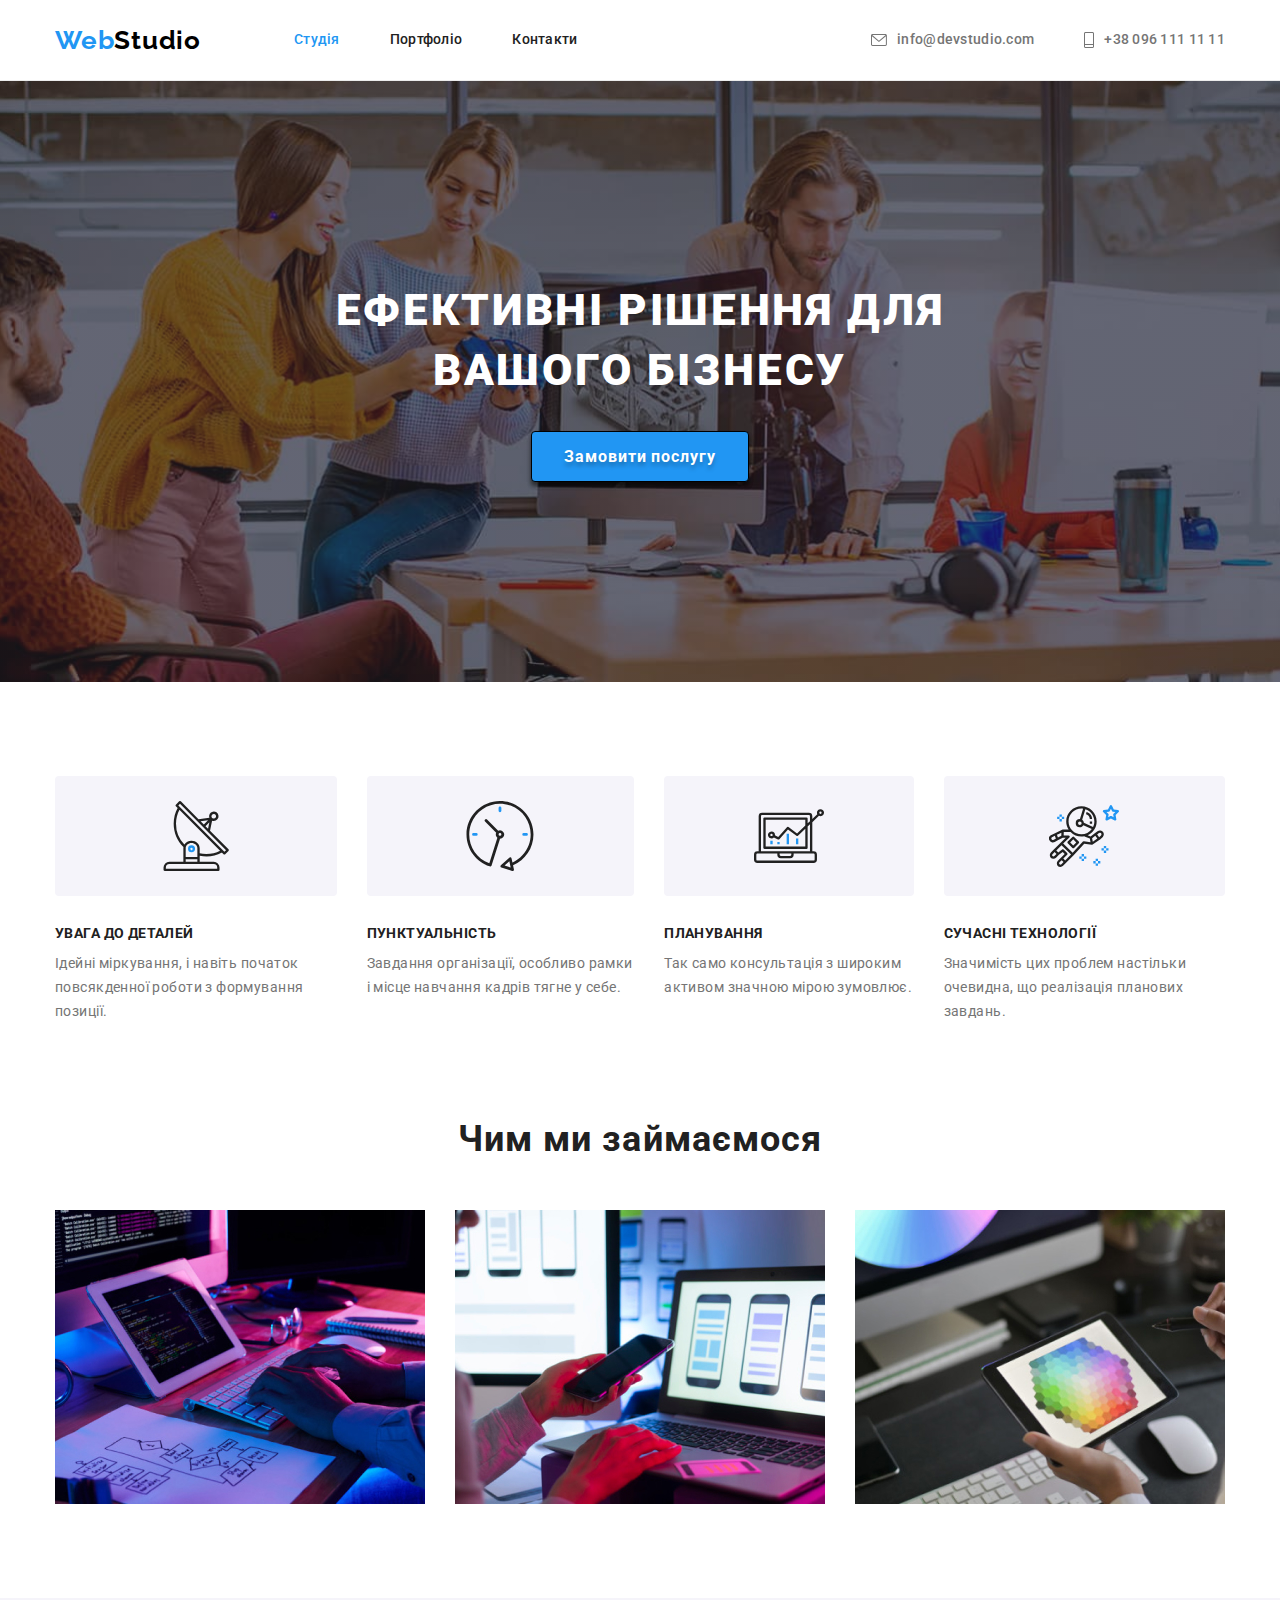
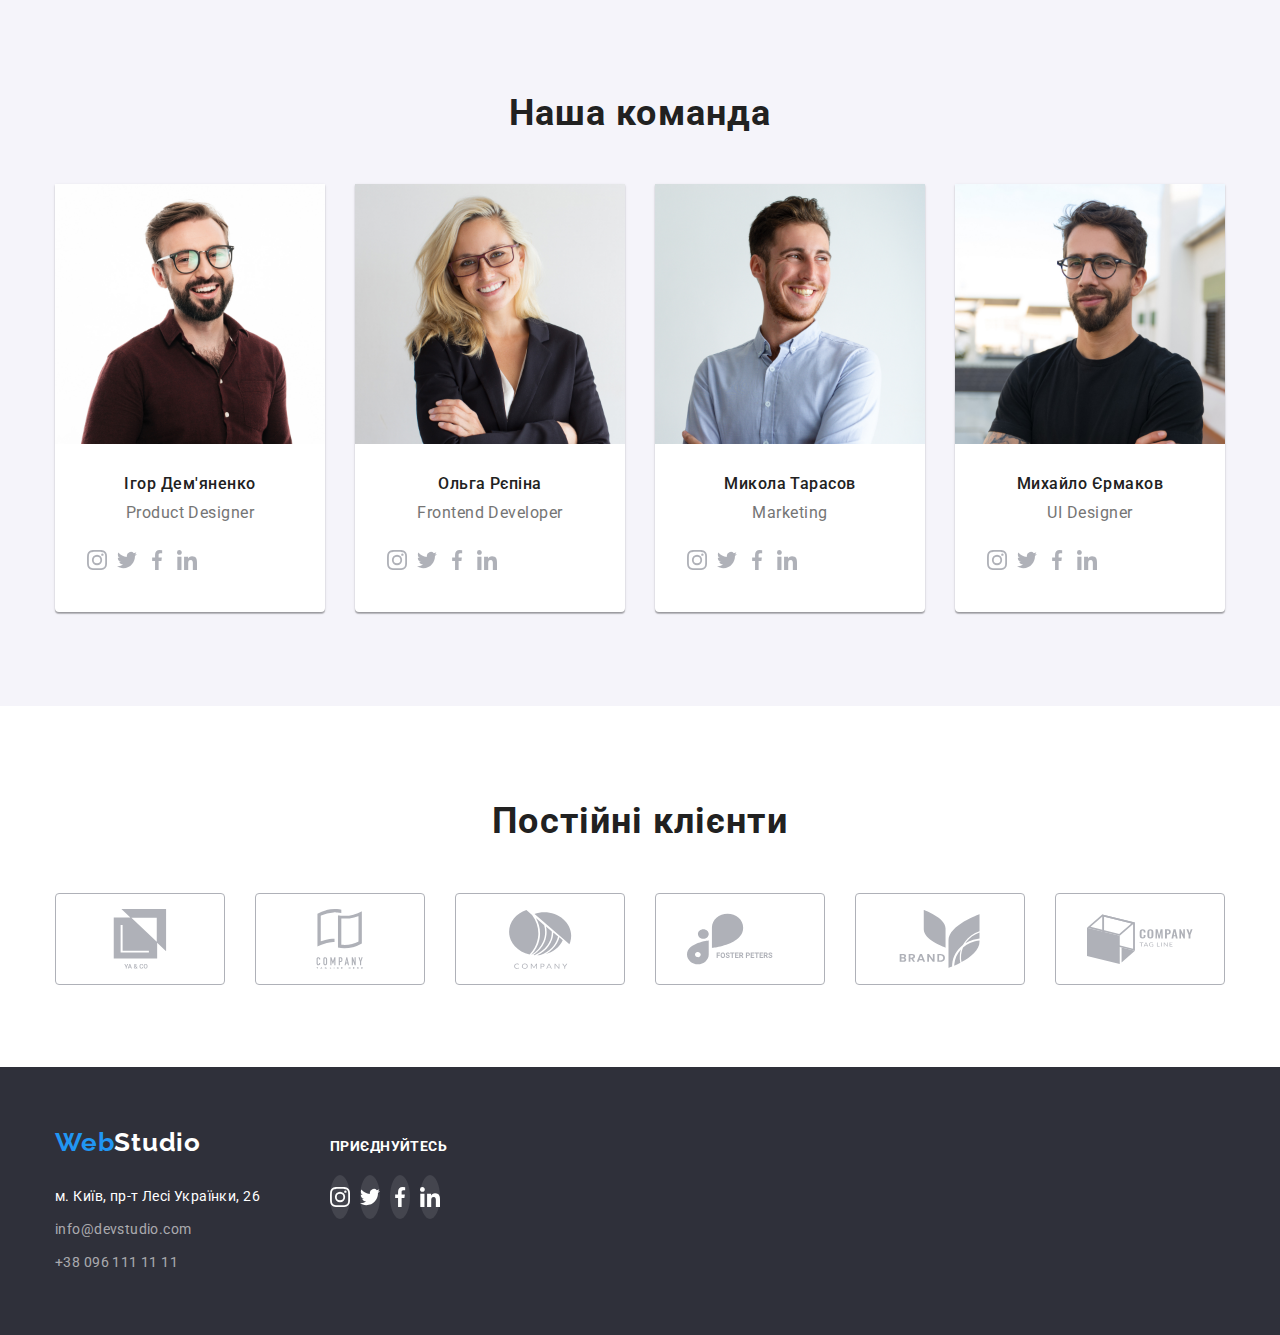
<file: index.html>
<!DOCTYPE html>
<html lang="uk">
  <head>
    <meta charset="UTF-8" />
    <meta http-equiv="X-UA-Compatible" content="IE=edge" />
    <meta name="viewport" content="width=device-width, initial-scale=1.0" />
    <link rel="preconnect" href="https://fonts.googleapis.com" />
    <link rel="preconnect" href="https://fonts.gstatic.com" crossorigin />
    <link href="https://fonts.googleapis.com/css2?family=Raleway:wght@700&family=Roboto:wght@400;500;700;900&display=swap"
    rel="stylesheet"/>
    <link rel="stylesheet" href="https://cdnjs.cloudflare.com/ajax/libs/modern-normalize/1.1.0/modern-normalize.min.css"/>
    <title lang="en">WebStudio</title>
    <link rel="stylesheet" href="./css/styles.css" />
  </head>
  <body>
    <!--Шапка-->
    <header class="page-header">
      <div class="container">
        <nav class="site-nav">
          <a href="./index.html" class="logo item"
            >Web<span class="logo-header">Studio</span></a>
          <ul class="nav-list">
            <li class="item">
              <a class="link current" href="#">Студія</a>
            </li>
            <li class="item">
              <a class="link" href="./portfolio.html">Портфоліо</a>
            </li>
            <li class="item">
              <a class="link" href="#">Контакти</a>
            </li>
          </ul>
        </nav>
        <ul class="header-contacts">
          <li class="item">
            <a class="link contacts" href="mailto:info@devstudio.com">
              <svg class="contacts-icon mail">
                <use href="./images/icons.svg#icon-mail"></use></svg>info@devstudio.com</a>
          </li>
          <li class="item">
            <a class="link contacts" href="tel:+380961111111">
              <svg class="contacts-icon tel">
                <use href="./images/icons.svg#icon-tel"></use></svg
              >+38 096 111 11 11</a>
          </li>
        </ul>
      </div>
    </header>
    <main>
      <!--Герой-->
      <section class="hero">
        <h1 class="hero-title">
          Ефективні рішення для <br />
          вашого бізнесу
        </h1>
        <button class="hero-button" type="button">Замовити послугу</button>
      </section>
      <!--Особливості h2-->
      <div class="specials">
        <section class="container">
          <ul class="specials-list">
            <li class="specials-item">
              <div class="place-icon">
                <svg class="specials-icon">
                  <use href="./images/icons.svg#icon-antena"></use>
                </svg>
              </div>
              <h3 class="specials-title">УВАГА ДО ДЕТАЛЕЙ</h3>
              <p class="specials-text">
                Ідейні міркування, і навіть початок повсякденної роботи з
                формування позиції.
              </p>
            </li>
            <li class="specials-item">
              <div class="place-icon">
                <svg class="specials-icon">
                  <use href="./images/icons.svg#icon-clock"></use>
                </svg>
              </div>
              <h3 class="specials-title">ПУНКТУАЛЬНІСТЬ</h3>
              <p class="specials-text">
                Завдання організації, особливо рамки і місце навчання кадрів
                тягне у себе.
              </p>
            </li>
            <li class="specials-item">
              <div class="place-icon">
                <svg class="specials-icon">
                  <use href="./images/icons.svg#icon-diagram"></use>
                </svg>
              </div>
              <h3 class="specials-title">ПЛАНУВАННЯ</h3>
              <p class="specials-text">
                Так само консультація з широким активом значною мірою зумовлює.
              </p>
            </li>
            <li class="specials-item">
              <div class="place-icon">
                <svg class="specials-icon">
                  <use href="./images/icons.svg#icon-astronaut"></use>
                </svg>
              </div>
              <h3 class="specials-title">СУЧАСНІ ТЕХНОЛОГІЇ</h3>
              <p class="specials-text">
                Значимість цих проблем настільки очевидна, що реалізація
                планових завдань.
              </p>
            </li>
          </ul>
        </section>
      </div>
      <!--Послуги-->
      <section class="service">
        <div class="container">
          <h2 class="section-title">Чим ми займаємося</h2>
          <ul class="service-item">
            <li class="service-card">
              <img
                src="./images/box1.jpg"
                alt="фото послуги 1"
                width="370"
                height="294"
              />
            </li>
            <li class="service-card">
              <img
                class="service-foto"
                src="./images/box2.jpg"
                alt="фото послуги 2"
                width="370"
                height="294"
              />
            </li>
            <li class="service-card">
              <img
                src="./images/box3.jpg"
                alt="фото послуги 3"
                width="370"
                height="294"
              />
            </li>
          </ul>
        </div>
      </section>
      <!--Команда-->
      <section class="komand">
        <div class="container">
          <h2 class="section-title">Наша команда</h2>
          <ul class="komand-list">
            <li class="komand-card">
              <img
                class="komand-foto"
                src="./images/foto1.jpg"
                alt="фото продакт дизайнера"
                width="270"
                height="260"
              />
              <div class="komand-information">
                <h3 class="komand-title">Ігор Дем'яненко</h3>
                <p class="komand-text" lang="en">Product Designer</p>
                <ul class="social-list">
                  <li class="social-card">
                    <a class="social-link"
                      aria-label="іконка Інстаграм"
                      href="#">
                      <svg class="social-icon" width="20" height="20">
                        <use href="./images/icons.svg#icon-instagram"></use>
                      </svg>
                    </a>
                  </li>
                  <li class="social-card">
                    <a class="social-link" aria-label="іконка Твіттер" href="#">
                      <svg class="social-icon" width="20" height="20">
                        <use href="./images/icons.svg#icon-twitter"></use>
                      </svg>
                    </a>
                  </li>
                  <li class="social-card">
                    <a class="social-link" aria-label="іконка Фейсбук" href="#">
                      <svg class="social-icon" width="20" height="20">
                        <use href="./images/icons.svg#icon-facebook"></use>
                      </svg>
                    </a>
                  </li>
                  <li class="social-card">
                    <a class="social-link"
                      aria-label="іконка Лінкедін"
                      href="#">
                      <svg class="social-icon" width="20" height="20">
                        <use href="./images/icons.svg#icon-linkedin"></use>
                      </svg>
                    </a>
                  </li>
                </ul>
              </div>
            </li>
            <li class="komand-card">
              <img
                class="komand-foto"
                src="./images/foto2.jpg"
                alt="фото фронт енд розробника"
                width="270"
                height="260"
              />
              <div class="komand-information">
                <h3 class="komand-title">Ольга Рєпіна</h3>
                <p class="komand-text" lang="en">Frontend Developer</p>
                <ul class="social-list">
                  <li class="social-card">
                    <a class="social-link"
                      aria-label="іконка Інстаграм"
                      href="#">
                      <svg class="social-icon" width="20" height="20">
                        <use href="./images/icons.svg#icon-instagram"></use>
                      </svg>
                    </a>
                  </li>
                  <li class="social-card">
                    <a class="social-link" aria-label="іконка Твіттер" href="#">
                      <svg class="social-icon" width="20" height="20">
                        <use href="./images/icons.svg#icon-twitter"></use>
                      </svg>
                    </a>
                  </li>
                  <li class="social-card">
                    <a class="social-link" aria-label="іконка Фейсбук" href="#">
                      <svg class="social-icon" width="20" height="20">
                        <use href="./images/icons.svg#icon-facebook"></use>
                      </svg>
                    </a>
                  </li>
                  <li class="social-card">
                    <a class="social-link"
                      aria-label="іконка Лінкедін"
                      href="#">
                      <svg class="social-icon" width="20" height="20">
                        <use href="./images/icons.svg#icon-linkedin"></use>
                      </svg>
                    </a>
                  </li>
                </ul>
              </div>
            </li>
            <li class="komand-card">
              <img
                class="komand-foto"
                src="./images/foto3.jpg"
                alt="фото маркетолога"
                width="270"
                height="260"
              />
              <div class="komand-information">
                <h3 class="komand-title">Микола Тарасов</h3>
                <p class="komand-text" lang="en">Marketing</p>
                <ul class="social-list">
                  <li class="social-card">
                    <a class="social-link"
                      aria-label="іконка Інстаграм"
                      href="#">
                      <svg class="social-icon" width="20" height="20">
                        <use href="./images/icons.svg#icon-instagram"></use>
                      </svg>
                    </a>
                  </li>
                  <li class="social-card">
                    <a class="social-link" aria-label="іконка Твіттер" href="#">
                      <svg class="social-icon" width="20" height="20">
                        <use href="./images/icons.svg#icon-twitter"></use>
                      </svg>
                    </a>
                  </li>
                  <li class="social-card">
                    <a class="social-link" aria-label="іконка Фейсбук" href="#">
                      <svg class="social-icon" width="20" height="20">
                        <use href="./images/icons.svg#icon-facebook"></use>
                      </svg>
                    </a>
                  </li>
                  <li class="social-card">
                    <a class="social-link"
                      aria-label="іконка Лінкедін"
                      href="#">
                      <svg class="social-icon" width="20" height="20">
                        <use href="./images/icons.svg#icon-linkedin"></use>
                      </svg>
                    </a>
                  </li>
                </ul>
              </div>
            </li>
            <li class="komand-card">
              <img
                class="komand-foto"
                src="./images/foto4.jpg"
                alt="фото дизайнера інтерфейсу"
                width="270"
                height="260"
              />
              <div class="komand-information">
                <h3 class="komand-title">Михайло Єрмаков</h3>
                <p class="komand-text" lang="en">UI Designer</p>
                <ul class="social-list">
                  <li class="social-card">
                    <a class="social-link"
                      aria-label="іконка Інстаграм"
                      href="#">
                      <svg class="social-icon" width="20" height="20">
                        <use href="./images/icons.svg#icon-instagram"></use>
                      </svg>
                    </a>
                  </li>
                  <li class="social-card">
                    <a class="social-link" aria-label="іконка Твіттер" href="#">
                      <svg class="social-icon" width="20" height="20">
                        <use href="./images/icons.svg#icon-twitter"></use>
                      </svg>
                    </a>
                  </li>
                  <li class="social-card">
                    <a class="social-link" aria-label="іконка Фейсбук" href="#">
                      <svg class="social-icon" width="20" height="20">
                        <use href="./images/icons.svg#icon-facebook"></use>
                      </svg>
                    </a>
                  </li>
                  <li class="social-card">
                    <a class="social-link"
                      aria-label="іконка Лінкедін"
                      href="#">
                      <svg class="social-icon" width="20" height="20">
                        <use href="./images/icons.svg#icon-linkedin"></use>
                      </svg>
                    </a>
                  </li>
                </ul>
              </div>
            </li>
          </ul>
        </div>
      </section>
      <!--Постійні клієнти-->
      <section class="сlients">
        <div class="container">
          <h2 class="section-title">Постійні клієнти</h2>
          <ul class="clients-list">
            <li class="сlients-card">
              <a class="clients-link" href="#">
                <svg class="clients-icon">
                  <use href="./images/icons.svg#icon-group1"></use>
                </svg>
              </a>
            </li>
            <li class="сlients-card">
              <a class="clients-link" href="#">
                <svg class="clients-icon">
                  <use href="./images/icons.svg#icon-group2"></use>
                </svg>
              </a>
            </li>
            <li class="сlients-card">
              <a class="clients-link" href="#">
                <svg class="clients-icon">
                  <use href="./images/icons.svg#icon-group3"></use>
                </svg>
              </a>
            </li>
            <li class="сlients-card">
              <a class="clients-link" href="#">
                <svg class="clients-icon">
                  <use href="./images/icons.svg#icon-group4"></use>
                </svg>
              </a>
            </li>
            <li class="сlients-card">
              <a class="clients-link" href="#">
                <svg class="clients-icon">
                  <use href="./images/icons.svg#icon-group5"></use>
                </svg>
              </a>
            </li>
            <li class="сlients-card">
              <a class="clients-link" href="#">
                <svg class="clients-icon">
                  <use href="./images/icons.svg#icon-group6"></use>
                </svg>
              </a>
            </li>
          </ul>
        </div>
      </section>
    </main>
    <footer class="footer">
      <div class="container">
        <!--Підвал-->
        <div class="box-footer">
          <a class="logo" href="./index.html"
            >Web<span class="logo-footer">Studio</span></a>
          <address>
            <ul>
              <li class="footer-list">
                <a class="address"
                  href="https://goo.gl/maps/ZH45Ejz193mU29eU7"
                  target="_blank"
                  >м. Київ, пр-т Лесі Українки, 26</a>
              </li>
              <li class="footer-list">
                <a class="address footer-contacts"
                  href="mailto:info@devstudio.com"
                  >info@devstudio.com</a>
              </li>
              <li class="footer-list">
                <a class="address footer-contacts" href="tel:+380961111111"
                  >+38 096 111 11 11</a>
              </li>
            </ul>
          </address>
        </div>
        <div class="social-footer">
          <h3 class="specials-title">приєднуйтесь</h3>
          <ul class="social-list footer-list">
            <li class="social-card">
              <a class="social-link footer-link"
                aria-label="іконка Інстаграм"
                href="#">
                <svg class="social-icon" width="20" height="20">
                  <use href="./images/icons.svg#icon-instagram"></use>
                </svg>
              </a>
            </li>
            <li class="social-card">
               <a class="social-link footer-link"
                aria-label="іконка Твіттер"
                href="#">
                <svg class="social-icon" width="20" height="20">
                  <use href="./images/icons.svg#icon-twitter"></use>
                </svg>
               </a>
            </li>
            <li class="social-card">
              <a class="social-link footer-link"
                aria-label="іконка Фейсбук"
                href="#">
                <svg class="social-icon" width="20" height="20">
                  <use href="./images/icons.svg#icon-facebook"></use>
                </svg>
              </a>
            </li>
            <li class="social-card">
              <a class="social-link footer-link"
                aria-label="іконка Лінкедін"
                href="#">
                <svg class="social-icon" width="20" height="20">
                  <use href="./images/icons.svg#icon-linkedin"></use>
                </svg>
              </a>
            </li>
          </ul>
        </div>
      </div>
    </footer>
  </body>
</html>
</file>
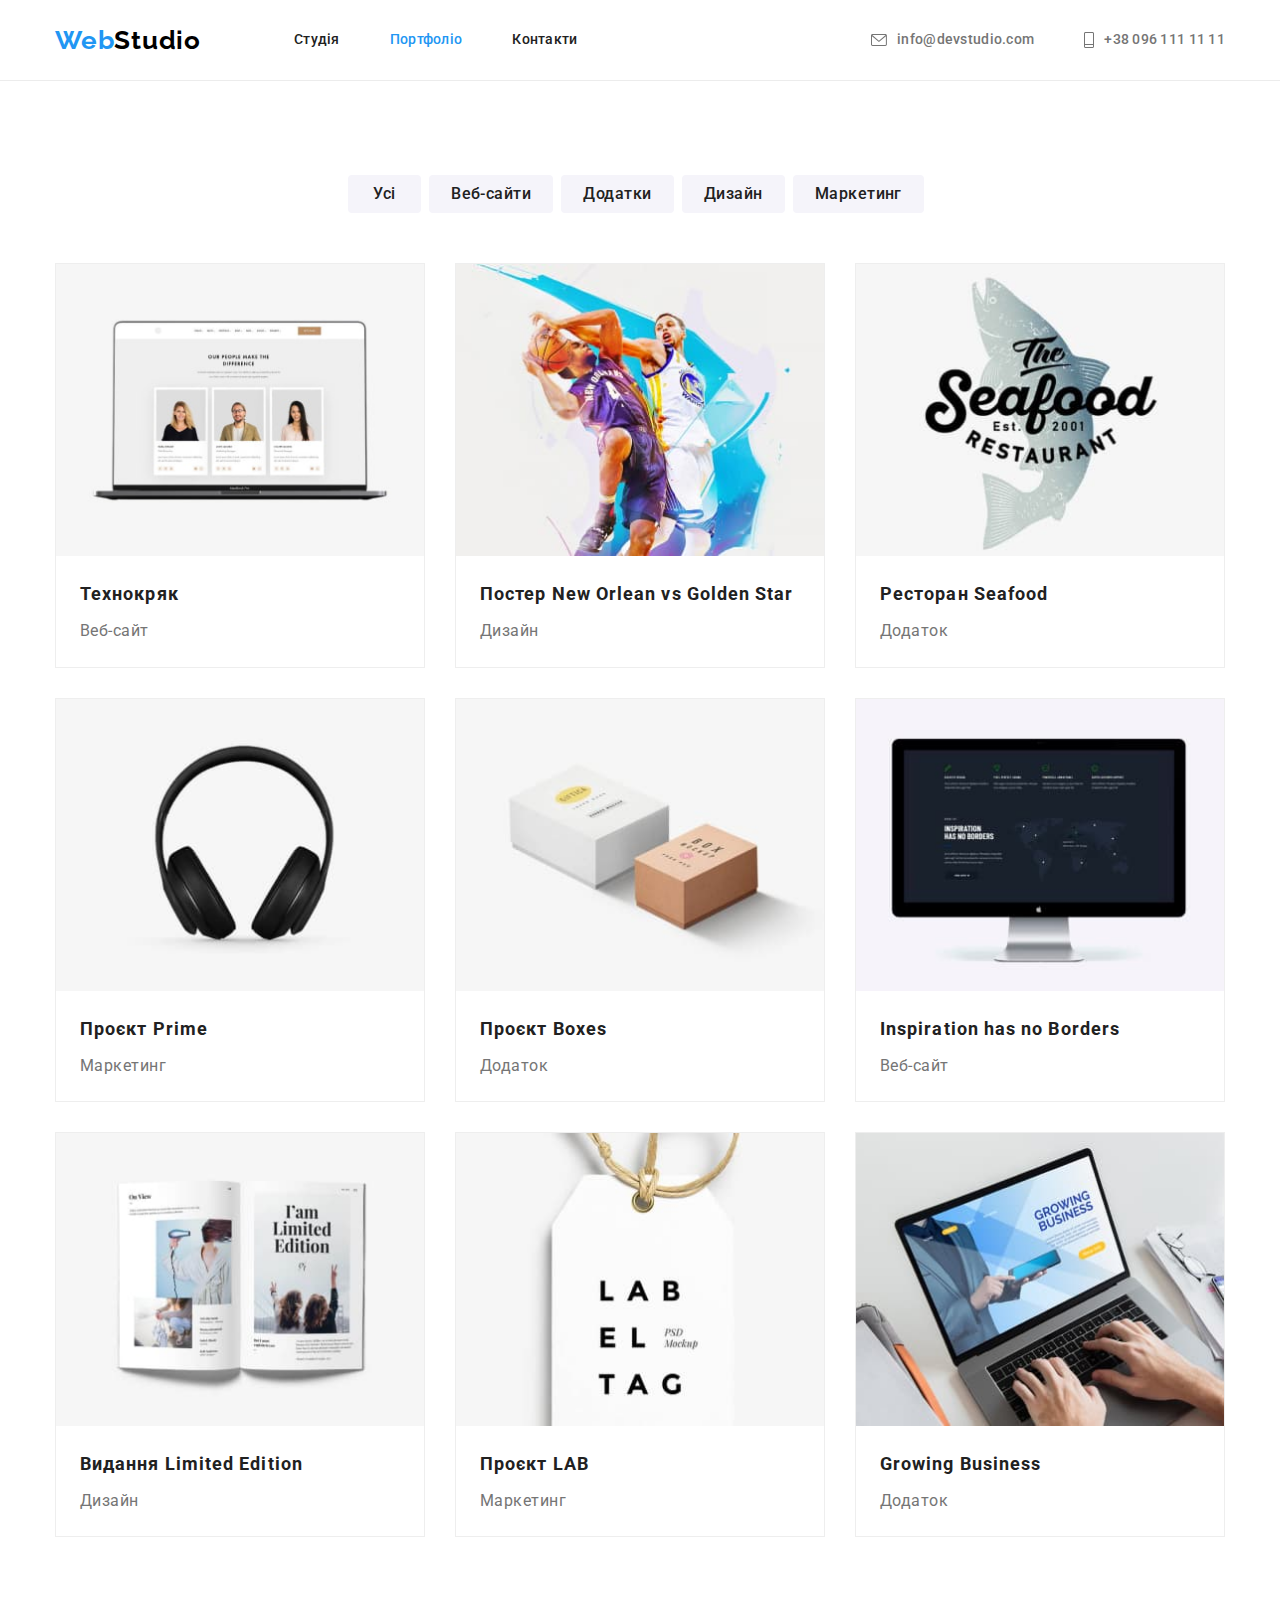
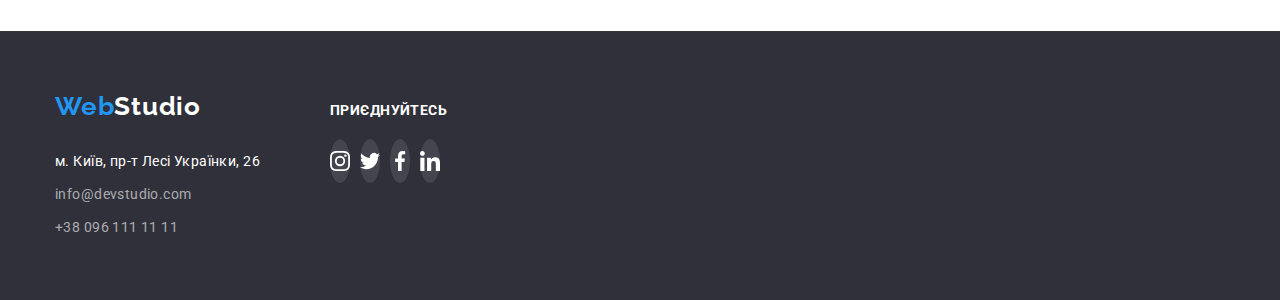
<file: portfolio.html>
<!DOCTYPE html>
<html lang="uk">
  <head>
    <meta charset="UTF-8" />
    <meta http-equiv="X-UA-Compatible" content="IE=edge" />
    <meta name="viewport" content="width=device-width, initial-scale=1.0" />
    <link rel="preconnect" href="https://fonts.googleapis.com" />
    <link rel="preconnect" href="https://fonts.gstatic.com" crossorigin />
    <link
      href="https://fonts.googleapis.com/css2?family=Raleway:wght@700&family=Roboto:wght@400;500;700;900&display=swap"
      rel="stylesheet"
    />
    <link
      rel="stylesheet"
      href="https://cdnjs.cloudflare.com/ajax/libs/modern-normalize/1.1.0/modern-normalize.min.css"
    />
    <title lang="en">WebStudio</title>
    <link rel="stylesheet" href="./css/styles.css" />
  </head>
  <body>
    <!--Шапка-->
    <header class="page-header">
      <div class="container">
        <nav class="site-nav">
          <a href="./index.html" class="logo item"
            >Web<span class="logo-header">Studio</span>
          </a>
          <ul class="nav-list">
            <li class="item">
              <a class="link" href="./index.html">Студія</a>
            </li>
            <li class="item">
              <a class="link current" href="#">Портфоліо</a>
            </li>
            <li class="item">
              <a class="link" href="#">Контакти</a>
            </li>
          </ul>
        </nav>
        <ul class="header-contacts">
          <li class="item">
            <a class="link contacts" href="mailto:info@devstudio.com">
              <svg class="contacts-icon mail">
                <use href="./images/icons.svg#icon-mail"></use></svg
              >info@devstudio.com</a
            >
          </li>
          <li class="item">
            <a class="link contacts" href="tel:+380961111111">
              <svg class="contacts-icon tel">
                <use href="./images/icons.svg#icon-tel"></use></svg
              >+38 096 111 11 11</a
            >
          </li>
        </ul>
      </div>
    </header>
    <main>
      <!--<h1>Портфоліо</h1>-->
      <div class="portfolio">
        <section class="container">
          <ul class="portfolio-nav">
            <li class="portfolio-list">
              <button class="portfolio-btn" type="button">Усі</button>
            </li>
            <li class="portfolio-list">
              <button class="portfolio-btn" type="button">Веб-сайти</button>
            </li>
            <li class="portfolio-list">
              <button class="portfolio-btn" type="button">Додатки</button>
            </li>
            <li class="portfolio-list">
              <button class="portfolio-btn" type="button">Дизайн</button>
            </li>
            <li class="portfolio-list">
              <button class="portfolio-btn" type="button">Маркетинг</button>
            </li>
          </ul>
          <!--<h2>Проекти</h2>-->
          <ul class="project-container">
            <li class="project-element">
              <a class="project-link" href="#">
                <img
                  src="./images/tehnokriak1.jpg"
                  alt="проект технокряк"
                  width="370"
                  height="294"
                />
                <div class="project-informatoin">
                  <h3 class="project-title">Технокряк</h3>
                  <p class="project-text">Веб-сайт</p>
                </div>
              </a>
            </li>
            <li class="project-element">
              <a class="project-link" href="#">
                <img
                  src="./images/poster2.jpg"
                  alt="проект постера"
                  width="370"
                  height="294"
                />
                <div class="project-informatoin">
                  <h3 class="project-title">
                    Постер New Orlean vs Golden Star
                  </h3>
                  <p class="project-text">Дизайн</p>
                </div>
              </a>
            </li>
            <li class="project-element">
              <a class="project-link" href="#">
                <img
                  src="./images/restoran3.jpg"
                  alt="проект додатку ресторана"
                  width="370"
                  height="294"
                />
                <div class="project-informatoin">
                  <h3 class="project-title">Ресторан Seafood</h3>
                  <p class="project-text">Додаток</p>
                </div>
              </a>
            </li>
            <li class="project-element">
              <a class="project-link" href="#">
                <img
                  src="./images/projekt_prime4.jpg"
                  alt="проект прайм"
                  width="370"
                  height="294"
                />
                <div class="project-informatoin">
                  <h3 class="project-title">Проєкт Prime</h3>
                  <p class="project-text">Маркетинг</p>
                </div>
              </a>
            </li>
            <li class="project-element">
              <a class="project-link" href="#">
                <img
                  src="./images/projekt_boxes5.jpg"
                  alt="проект boxes"
                  width="370"
                  height="294"
                />
                <div class="project-informatoin">
                  <h3 class="project-title">Проєкт Boxes</h3>
                  <p class="project-text">Додаток</p>
                </div>
              </a>
            </li>
            <li class="project-element">
              <a class="project-link" href="#">
                <img
                  src="./images/inspiration6.jpg"
                  alt="проект веб-сайту"
                  width="370"
                  height="294"
                />
                <div class="project-informatoin">
                  <h3 class="project-title">Inspiration has no Borders</h3>
                  <p class="project-text">Веб-сайт</p>
                </div>
              </a>
            </li>
            <li class="project-element">
              <a class="project-link" href="#">
                <img
                  src="./images/vydann7.jpg"
                  alt="проект журналу"
                  width="370"
                  height="294"
                />
                <div class="project-informatoin">
                  <h3 class="project-title">Видання Limited Edition</h3>
                  <p class="project-text">Дизайн</p>
                </div>
              </a>
            </li>
            <li class="project-element">
              <a class="project-link" href="#">
                <img
                  src="./images/project_lab8.jpg"
                  alt="проект ЛАБ"
                  width="370"
                  height="294"
                />
                <div class="project-informatoin">
                  <h3 class="project-title">Проєкт LAB</h3>
                  <p class="project-text">Маркетинг</p>
                </div>
              </a>
            </li>
            <li class="project-element">
              <a class="project-link" href="#">
                <img
                  src="./images/groving9.jpg"
                  alt="проект зростаючий бізнес"
                  width="370"
                  height="294"
                />
                <div class="project-informatoin">
                  <h3 class="project-title">Growing Business</h3>
                  <p class="project-text">Додаток</p>
                </div>
              </a>
            </li>
          </ul>
        </section>
      </div>
    </main>
    <footer class="footer">
      <div class="container">
        <!--Підвал-->
        <div class="box-footer">
          <a class="logo" href="./index.html"
            >Web<span class="logo-footer">Studio</span>
          </a>
          <address>
            <ul>
              <li class="footer-list">
                <a
                  class="address"
                  href="https://goo.gl/maps/ZH45Ejz193mU29eU7"
                  target="_blank"
                  >м. Київ, пр-т Лесі Українки, 26</a
                >
              </li>
              <li class="footer-list">
                <a
                  class="address footer-contacts"
                  href="mailto:info@devstudio.com"
                  >info@devstudio.com</a
                >
              </li>
              <li class="footer-list">
                <a class="address footer-contacts" href="tel:+380961111111"
                  >+38 096 111 11 11</a
                >
              </li>
            </ul>
          </address>
        </div>
        <div class="social-footer">
          <h3 class="specials-title">приєднуйтесь</h3>
          <ul class="social-list footer-list">
            <li class="social-card">
              <a
                class="social-link footer-link"
                aria-label="іконка Інстаграм"
                href="#"
              >
                <svg class="social-icon" width="20" height="20">
                  <use href="./images/icons.svg#icon-instagram"></use>
                </svg>
              </a>
            </li>
            <li class="social-card">
              <a
                class="social-link footer-link"
                aria-label="іконка Твіттер"
                href="#"
              >
                <svg class="social-icon" width="20" height="20">
                  <use href="./images/icons.svg#icon-twitter"></use>
                </svg>
              </a>
            </li>
            <li class="social-card">
              <a
                class="social-link footer-link"
                aria-label="іконка Фейсбук"
                href="#"
              >
                <svg class="social-icon" width="20" height="20">
                  <use href="./images/icons.svg#icon-facebook"></use>
                </svg>
              </a>
            </li>
            <li class="social-card">
              <a
                class="social-link footer-link"
                aria-label="іконка Лінкедін"
                href="#"
              >
                <svg class="social-icon" width="20" height="20">
                  <use href="./images/icons.svg#icon-linkedin"></use>
                </svg>
              </a>
            </li>
          </ul>
        </div>
      </div>
    </footer>
  </body>
</html>
</file>
<file: css/styles.css>
/*колір основного тексту : #757575;*/
/*колір додаткового тексту : #212121;*/
/*колір акценту : #2196F3;*/
/*колір лого шапка : #000000;*/
/*колір білого тексту : #FFFFFF);*/
/*додатковий колір фону : #F5F4FA;*/
/*колір баннера : #2F303A; */
:root{
    --primary-text-color:  #757575;
    --title-text-color: #212121;
    --accent-color: #2196F3;
    --primary-bg-color: #F5F4FA;
    --icons-primary-color: #AFB1B8;
    --second-text-color: #FFFFFF;
}

body{
background-color: #FFFFFF;
color: var(--primary-text-color);
font-family: Roboto, sans-serif;

}

h1, h2, h3, h4, h5, h6, p, ul{
padding: 0;
margin: 0;
}

.container{
width: 100%;
max-width: 1200px;
padding-left: 15px;
padding-right: 15px;
margin-left: auto;
margin-right: auto;
}
/*шапка*/
.page-header{
border-bottom: 1px solid #ECECEC;
}

.logo{
color:var(--accent-color);
font-family: 'Raleway', sans-serif;
font-weight: 700;
font-size: 26px;
line-height: 1.19;
letter-spacing: 0.03em;
}

.logo-header{
color: #000000;
}

ul{
list-style: none;
}

a{
text-decoration: none;
}

.link{
color: var(--title-text-color);
}

.page-header .container{
display: flex;
align-items: center;
}

.site-nav{
display: flex;
}

.nav-list{
display: flex;
}

.link.contacts{
color: var(--primary-text-color);
font-weight: 500;
font-size: 14px;
line-height: 1.14;
letter-spacing: 0.02em;
display: flex;
align-items: center;
}

.contacts-icon{
fill: currentColor;
}

.link:hover,
.link:focus{
color:var(--accent-color);
}

.link.current{
color: var(--accent-color);
}

.nav-list .link{
display: block;
font-weight: 500;
font-size: 14px;
line-height: 1.14;
letter-spacing: 0.02em;
}

.item .link{
padding-bottom: 32px;
padding-top: 32px;
}


.nav-list .item:not(:last-child){
margin-right: 50px;
}

.logo.item{
align-self: center;
margin-right: 93px;
}

.header-contacts{
display: flex;
margin-left: auto;
}

.header-contacts .item + .item{
margin-left: 50px;
}

.header-contacts .item{
display: flex;
}

.contacts-icon{
margin-right: 10px;    
}

.contacts-icon.mail{
width: 16px;
height: 12px;
}

.contacts-icon.tel{
width: 10px;
height: 16px;
}

/*герой*/

.hero{
color: var(--second-text-color);
background-color: #2F303A;
text-align: center;
padding-top: 200px;
padding-bottom: 200px;
/*картинка героя*/
max-width: 1600px;
min-height: 600px;
margin-left: auto;
margin-right: auto;
background-image: linear-gradient(rgba(47, 48, 58, 0.4), rgba(47, 48, 58, 0.4)), url(../images/banner.jpg);
background-repeat: no-repeat;
background-position: center;
background-size: cover;
}

.hero-title{
font-weight: 900;
font-size: 44px;
line-height: 1.36;
letter-spacing: 0.06em;
text-transform: uppercase;
margin-bottom: 30px;
}

.hero-button{
display: inline-block;
border: 1px solid #000000;
border-radius: 4px;
padding: 10px 32px;
min-width: 152px;

background-color: var(--accent-color);
color: var(--second-text-color);
box-shadow: 0px 4px 4px rgba(0, 0, 0, 0.25), 0px 4px 4px rgba(0, 0, 0, 0.25), 0px 4px 4px rgba(0, 0, 0, 0.15);
text-shadow: 0px 4px 4px rgba(0, 0, 0, 0.25);

cursor: pointer;
font-family: inherit;
font-style: normal;
font-weight: 700;
font-size: 16px;
line-height: 1.86;
align-items: center;
letter-spacing: 0.06em;
}

.hero-button:hover,
.hero-button:focus{
background-color: #188CE8;
box-shadow: 0px 4px 4px rgba(0, 0, 0, 0.15);
border-radius: 4px;
}
/*особливості*/
.specials{
padding-top: 94px;
padding-bottom: 94px;
}

.specials-list{
display: flex;
}

.place-icon{
    /*content:"";
    background-image: url("../images/antena.svg");
    background-size: contain;
    background-repeat: no-repeat;
    background-position: center;*/
display: flex;
align-items: center;
justify-content: center;
height: 120px;
margin-bottom: 30px; 
border-radius: 4px;   
background: var(--primary-bg-color);
}

.specials-icon{
width: 70px;
height: 70px;
}

/*
.specials-item:nth-child(2)::before{
    background-image: url();
}*/


.specials-item{
margin-right: 30px;
flex-basis: calc((100%-60px)/4);
}

.specials-item:last-child{
margin-right: 0;
}

.specials-title{
color: var(--title-text-color); 
margin-bottom: 10px;
font-weight: 700;
font-size: 14px;
line-height: 1.14;
text-transform: uppercase;
letter-spacing: 0.03em; 
}

.specials-text{
font-size: 14px;
line-height: 1.71;
letter-spacing: 0.03em;
}

/*послуги*/
.service{
display: flex;
padding-bottom: 94px;
}

.section-title{
color: var(--title-text-color);
font-weight: 700;
font-size: 36px;
line-height: 1.17;
text-align: center;
letter-spacing: 0.03em;
margin-bottom:  50px;
}

.service-item{
display: flex;
gap: 30px;
}

.service-card{
flex-basis: calc((100% - 60px) / 3);
}

img {
display: block;
max-width: 100%;
height: auto;
}

/*команда*/

.komand{
background-color: var(--primary-bg-color);
padding-top: 94px;
padding-bottom: 94px;
}

.komand-list{
display: flex;
gap: 30px;
}

.komand-card{
display: flex;
flex-basis: calc((100% - 3*30px)/4);
flex-wrap: wrap;
flex-direction: column;
background-color: #FFFFFF;
box-shadow: 0px 1px 3px rgba(0, 0, 0, 0.12), 0px 1px 1px rgba(0, 0, 0, 0.14), 0px 2px 1px rgba(0, 0, 0, 0.2);
border-radius: 0px 0px 4px 4px;
}

.komand-title{
color: var(--title-text-color);
font-weight: 500;
font-size: 16px;
line-height: 1.19;
text-align: center;
letter-spacing: 0.03em;
margin-bottom: 10px;
}

.komand-text{
margin-bottom: 16px;

font-size: 16px;
line-height: 1.19;
text-align: center;
letter-spacing: 0.03em;
}

.komand-information{
padding-top: 30px;
padding-bottom: 30px;
}

.social-list{
display: flex;
margin-left: 32px;
margin-right: 32px;
gap: 10px;
}

.social-card{
display: flex;
flex-basis: calc((100%-3*10)/4);
height: 44px;
}

.social-link{
display: flex;
width: 100%;
height: 100%;
align-items: center; 
justify-content: center;
cursor: pointer;
color: var(--icons-primary-color) ;
background-color: #FFFFFF ;  
border-radius: 50%;
}

.social-link:hover,
.social-link:focus{
color: var(--second-text-color);
background-color: var(--accent-color);
}

.social-icon{
background-repeat: no-repeat;
background-size: contain;
fill: currentColor;
}


/*Постійні клієнти*/
.сlients{
padding-top: 94px;
padding-bottom: 82px;
}

.clients-list{
display: flex;
gap: 30px;
}

.сlients-card{
display: flex;
 }

 .clients-link{
display: flex;
width: 170px;
height: 92px;
border: 1px solid var(--icons-primary-color);
border-radius: 4px;
justify-content: center;
align-items: center;
color: var(--icons-primary-color);
}

.clients-link:hover,
.clients-link:focus{
border: 1px solid var(--accent-color);
color: var(--accent-color);
}


.clients-icon{
width: 106px;
height: 60px;
fill: currentColor;
}


/*підвал*/
.footer{
background-color: #2F303A;
padding: 60px 0;
}

.box-footer{
display: flex;
flex-wrap: wrap;
flex-direction: column;
margin-right: 70px;
}

.box-footer .logo{
margin-bottom: 28px;
}

.logo-footer{
color: var(--second-text-color);
}

.address{
color: var(--second-text-color);
font-style: normal;
font-size: 14px;
line-height: 1.71;
letter-spacing: 0.03em;
}

.address:hover,
.address:focus{
color: var(--accent-color);
}

.footer-contacts{
color: rgba(255, 255, 255, 0.6);
}

.footer-list{
margin-bottom: 9px;
}

.footer-list:last-child{
margin-bottom: 0;
}

.footer .container{
display: flex;
flex-wrap: wrap;
align-items: baseline;
}

.social-footer{
padding-bottom: 0px;
}


.social-footer .specials-title{
margin-bottom: 20px;
color: var(--second-text-color);
}

.footer .social-list{
margin: auto;
padding: 0;
width: 206px;
}

.footer-list{
fill: var(--second-text-color);
}

.social-link.footer-link{
background-color: rgba(255, 255, 255, 0.1);
color: var(--second-text-color);
}

.social-link.footer-link:hover,
.social-link.footer-link:focus{
    background-color: var(--accent-color);
}

.footer-list .social-icon{
fill: currentColor;
}


/*портфоліо фільтри*/
.portfolio{
padding-bottom:  94px;
padding-top: 94px;
}

.portfolio-nav{
display: flex;
justify-content: center;
margin-bottom: 50px;
}

.portfolio-list{
margin-right: 8px;
}

.portfolio-btn{
display: inline-block;
border: none;
border-radius: 4px;
padding: 6px 22px;
min-width: 73px;
cursor: pointer;

background-color: var(--primary-bg-color);
color: var(--title-text-color);
font-family: inherit;
font-weight: 500;
font-size: 16px;
line-height: 1.62;
text-align: center;
letter-spacing: 0.03em;
}
    
.portfolio-btn:hover,
.portfolio-btn:focus{
background-color: var(--accent-color);
color: #FFFFFF;
box-shadow: 0px 3px 1px rgba(0, 0, 0, 0.1), 0px 1px 2px rgba(0, 0, 0, 0.08), 0px 2px 2px rgba(0, 0, 0, 0.12);
border-radius: 4px;
}

/*проекти*/

.project-container{
display: flex;
flex-wrap: wrap;
}

.project-element{
width:calc((100% - 60px)/3);
margin-right: 30px;
margin-bottom: 30px;
border: 1px solid #EEEEEE;
}

.project-element:hover,
.project-element:focus{
box-shadow: 0px 1px 1px rgba(0, 0, 0, 0.12), 0px 4px 4px rgba(0, 0, 0, 0.06), 1px 4px 6px rgba(0, 0, 0, 0.16);
}

.project-element:nth-child(3n){
margin-right: 0;
}
.project-element:nth-last-child(-n + 3){
margin-bottom: 0;
}

.project-title{
color: var(--title-text-color);
font-weight: 700;
font-size: 18px;
line-height: 2;
letter-spacing: 0.06em;
}

.project-informatoin{
padding: 20px 24px;  
}

.project-text{
color: var(--primary-text-color);
font-size: 16px;
line-height: 1.9;
letter-spacing: 0.03em;
margin-top: 4px;
}
</file>
